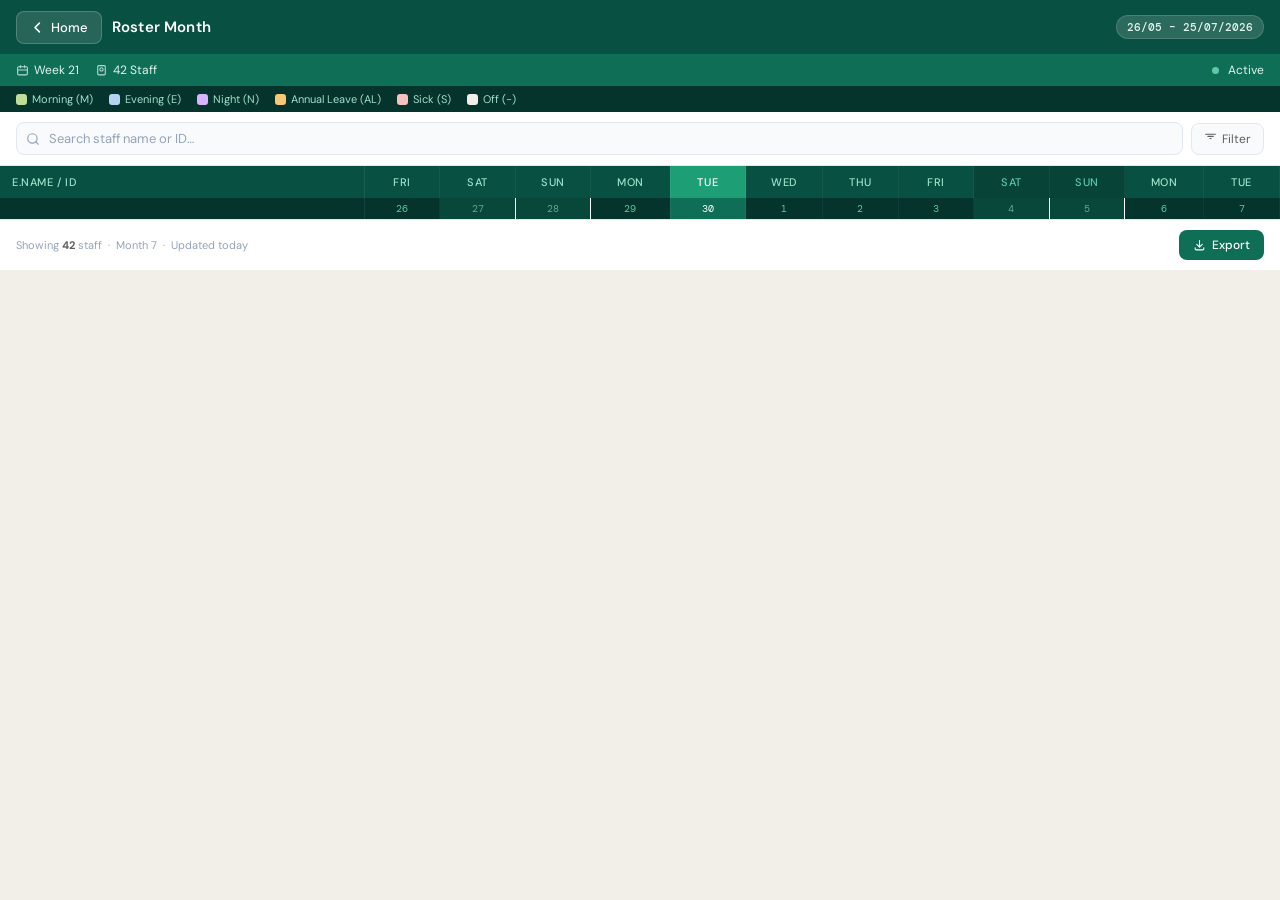
<file: index.html>
<!DOCTYPE html>
<html lang="en">
<head>
<meta charset="UTF-8">
<meta name="viewport" content="width=device-width, initial-scale=1.0, maximum-scale=1.0">
<title>Roster Month</title>
<link href="https://fonts.googleapis.com/css2?family=DM+Sans:wght@400;500;600&family=DM+Mono:wght@400;500&display=swap" rel="stylesheet">
<style>
  *, *::before, *::after { box-sizing: border-box; margin: 0; padding: 0; }

  :root {
    --teal-900: #04342C;
    --teal-800: #085041;
    --teal-700: #0F6E56;
    --teal-500: #1D9E75;
    --teal-300: #5DCAA5;
    --teal-100: #9FE1CB;
    --teal-50:  #E1F5EE;
    --green-100: #C0DD97;
    --green-800: #27500A;
    --blue-100:  #B5D4F4;
    --blue-800:  #0C447C;
    --gray-50:   #F8FAFC;
    --gray-100:  #F1EFE8;
    --gray-200:  #E2E8F0;
    --gray-400:  #94A3B8;
    --gray-600:  #5F5E5A;
    --gray-800:  #1E293B;
    --amber-100: #FAC775;
    --amber-800: #633806;
    --red-100:   #F7C1C1;
    --red-800:   #791F1F;
    --white: #ffffff;
    --font: 'DM Sans', sans-serif;
    --mono: 'DM Mono', monospace;
  }

  html, body {
    font-family: var(--font);
    background: var(--gray-100);
    min-height: 100vh;
    color: var(--gray-800);
    font-size: 14px;
  }

  /* ── TOP NAV ── */
  .topbar {
    background: var(--teal-800);
    padding: 0 16px;
    height: 54px;
    display: flex;
    align-items: center;
    justify-content: space-between;
    position: sticky;
    top: 0;
    z-index: 100;
  }

  .topbar-left { display: flex; align-items: center; gap: 10px; }

  .btn-home {
    display: inline-flex;
    align-items: center;
    gap: 6px;
    background: rgba(255,255,255,0.12);
    color: var(--white);
    border: 1px solid rgba(255,255,255,0.2);
    border-radius: 8px;
    padding: 7px 13px;
    font-size: 13px;
    font-weight: 500;
    font-family: var(--font);
    cursor: pointer;
    transition: background 0.2s;
    text-decoration: none;
  }
  .btn-home:hover { background: rgba(255,255,255,0.22); }
  .btn-home svg { width: 15px; height: 15px; }

  .page-title {
    color: var(--white);
    font-size: 15px;
    font-weight: 600;
    letter-spacing: 0.01em;
  }

  .topbar-right { display: flex; align-items: center; gap: 8px; }

  .badge {
    padding: 4px 10px;
    border-radius: 20px;
    font-size: 11px;
    font-weight: 500;
    font-family: var(--mono);
    background: rgba(255,255,255,0.15);
    color: var(--teal-50);
    border: 1px solid rgba(255,255,255,0.15);
  }

  /* ── SUBBAR ── */
  .subbar {
    background: var(--teal-700);
    padding: 8px 16px;
    display: flex;
    align-items: center;
    justify-content: space-between;
    flex-wrap: wrap;
    gap: 6px;
  }

  .subbar-stats { display: flex; gap: 16px; }

  .stat-item {
    display: flex;
    align-items: center;
    gap: 5px;
    color: var(--teal-50);
    font-size: 12px;
  }
  .stat-item svg { width: 13px; height: 13px; opacity: 0.8; }

  .active-dot {
    width: 7px; height: 7px;
    border-radius: 50%;
    background: var(--teal-300);
    display: inline-block;
    margin-right: 4px;
  }

  /* ── LEGEND ── */
  .legend-bar {
    background: var(--teal-900);
    padding: 6px 16px;
    display: flex;
    align-items: center;
    gap: 16px;
    flex-wrap: wrap;
  }
  .legend-item { display: flex; align-items: center; gap: 5px; font-size: 11px; color: var(--teal-100); }
  .legend-dot { width: 11px; height: 11px; border-radius: 3px; }

  /* ── SEARCH & FILTERS ── */
  .toolbar {
    background: var(--white);
    border-bottom: 1px solid var(--gray-200);
    padding: 10px 16px;
    display: flex;
    align-items: center;
    gap: 8px;
  }

  .search-wrap {
    flex: 1;
    position: relative;
  }
  .search-wrap svg {
    position: absolute;
    left: 10px;
    top: 50%;
    transform: translateY(-50%);
    width: 14px; height: 14px;
    color: var(--gray-400);
    pointer-events: none;
  }
  .search-input {
    width: 100%;
    padding: 7px 10px 7px 32px;
    border: 1px solid var(--gray-200);
    border-radius: 8px;
    font-size: 13px;
    font-family: var(--font);
    color: var(--gray-800);
    background: var(--gray-50);
    outline: none;
    transition: border-color 0.2s;
  }
  .search-input:focus { border-color: var(--teal-500); background: var(--white); }
  .search-input::placeholder { color: var(--gray-400); }

  .filter-btn {
    display: inline-flex;
    align-items: center;
    gap: 5px;
    padding: 7px 12px;
    background: var(--gray-50);
    border: 1px solid var(--gray-200);
    border-radius: 8px;
    font-size: 12px;
    font-family: var(--font);
    color: var(--gray-600);
    cursor: pointer;
    white-space: nowrap;
    transition: border-color 0.2s, color 0.2s;
  }
  .filter-btn:hover { border-color: var(--teal-500); color: var(--teal-700); }
  .filter-btn svg { width: 13px; height: 13px; }

  /* ── TABLE ── */
  .table-container {
    overflow-x: auto;
    -webkit-overflow-scrolling: touch;
    background: var(--white);
  }

  table {
    width: 100%;
    border-collapse: collapse;
    min-width: 600px;
  }

  /* Column widths */
  col.col-no    { width: 30px; }
  col.col-id    { width: 44px; }
  col.col-name  { width: 90px; }
  col.col-day   { width: 34px; }

  thead tr {
    background: var(--teal-800);
  }
  thead th {
    color: var(--teal-100);
    font-size: 11px;
    font-weight: 500;
    text-transform: uppercase;
    letter-spacing: 0.05em;
    padding: 9px 4px;
    text-align: center;
    white-space: nowrap;
    border-right: 1px solid rgba(255,255,255,0.05);
  }
  thead th:first-child { text-align: left; padding-left: 12px; border-right: 1px solid rgba(255,255,255,0.08); }
  thead th.col-today { background: var(--teal-500); color: var(--white); }
  thead th.col-weekend { background: rgba(0,0,0,0.15); color: var(--teal-300); }

  /* Subheader with date numbers */
  .date-row th {
    background: var(--teal-900);
    color: var(--teal-300);
    font-size: 10px;
    font-family: var(--mono);
    padding: 4px 4px;
    font-weight: 400;
    letter-spacing: 0;
    text-transform: none;
  }
  .date-row th.col-today { background: var(--teal-700); color: var(--white); }
  .date-row th.col-weekend { color: var(--teal-100); opacity: 0.6; }

  /* Body rows */
  tbody tr {
    border-bottom: 1px solid var(--gray-100);
    transition: background 0.12s;
  }
  tbody tr:nth-child(even) { background: var(--gray-50); }
  tbody tr:nth-child(odd)  { background: var(--white); }
  tbody tr:hover { background: var(--teal-50); }

  td {
    padding: 6px 4px;
    text-align: center;
    vertical-align: middle;
    border-right: 1px solid var(--gray-100);
    font-size: 12px;
    color: var(--gray-600);
  }
  td:first-child {
    text-align: left;
    padding-left: 12px;
    border-right: 2px solid var(--gray-200);
  }

  .row-no {
    font-size: 10px;
    color: var(--gray-400);
    font-family: var(--mono);
  }
  .row-id {
    font-size: 10px;
    color: var(--gray-400);
    font-family: var(--mono);
  }

  .staff-name {
    font-weight: 600;
    font-size: 12px;
    color: var(--teal-800);
    line-height: 1.2;
  }
  .staff-sub {
    font-size: 10px;
    color: var(--gray-400);
    margin-top: 1px;
  }

  /* Shift badges */
  .shift {
    display: inline-flex;
    align-items: center;
    justify-content: center;
    width: 22px;
    height: 22px;
    border-radius: 5px;
    font-size: 10px;
    font-weight: 600;
    font-family: var(--mono);
    letter-spacing: 0;
  }
  .s-m  { background: var(--green-100); color: var(--green-800); }
  .s-e  { background: var(--blue-100);  color: var(--blue-800); }
  .s-n  { background: #D8B4FE;          color: #4C1D95; }
  .s-off{ background: var(--gray-100);  color: var(--gray-400); }
  .s-al { background: var(--amber-100); color: var(--amber-800); }
  .s-sick{ background: var(--red-100); color: var(--red-800); }

  td.today-col { background: rgba(29,158,117,0.06); }
  td.weekend-col { background: rgba(241,239,232,0.6); }

  /* ── FOOTER ── */
  .footer {
    background: var(--white);
    border-top: 1px solid var(--gray-200);
    padding: 10px 16px;
    display: flex;
    align-items: center;
    justify-content: space-between;
    flex-wrap: wrap;
    gap: 8px;
  }
  .footer-info { font-size: 11px; color: var(--gray-400); }
  .footer-info strong { color: var(--gray-600); }

  .btn-export {
    display: inline-flex;
    align-items: center;
    gap: 6px;
    background: var(--teal-700);
    color: var(--white);
    border: none;
    border-radius: 8px;
    padding: 7px 14px;
    font-size: 12px;
    font-weight: 500;
    font-family: var(--font);
    cursor: pointer;
    transition: background 0.2s;
  }
  .btn-export:hover { background: var(--teal-800); }
  .btn-export svg { width: 13px; height: 13px; }

  /* scrollbar */
  .table-container::-webkit-scrollbar { height: 4px; }
  .table-container::-webkit-scrollbar-track { background: var(--gray-100); }
  .table-container::-webkit-scrollbar-thumb { background: var(--teal-300); border-radius: 2px; }
</style>
</head>
<body>

<!-- TOP NAVIGATION -->
<div class="topbar">
  <div class="topbar-left">
    <a href="#" class="btn-home" onclick="history.back();return false;">
      <svg fill="none" viewBox="0 0 24 24" stroke="currentColor" stroke-width="2.5"><path stroke-linecap="round" stroke-linejoin="round" d="M15 19l-7-7 7-7"/></svg>
      Home
    </a>
    <span class="page-title">Roster Month</span>
  </div>
  <div class="topbar-right">
    <span class="badge">26/05 – 25/07/2026</span>
  </div>
</div>

<!-- SUBBAR -->
<div class="subbar">
  <div class="subbar-stats">
    <span class="stat-item">
      <svg fill="none" viewBox="0 0 24 24" stroke="currentColor" stroke-width="2"><path stroke-linecap="round" stroke-linejoin="round" d="M17 20H5a2 2 0 01-2-2V7a2 2 0 012-2h14a2 2 0 012 2v11a2 2 0 01-2 2z"/><path stroke-linecap="round" stroke-linejoin="round" d="M16 3v4M8 3v4M3 11h18"/></svg>
      Week 21
    </span>
    <span class="stat-item">
      <svg fill="none" viewBox="0 0 24 24" stroke="currentColor" stroke-width="2"><path stroke-linecap="round" stroke-linejoin="round" d="M17 20H7a2 2 0 01-2-2V5a2 2 0 012-2h10a2 2 0 012 2v13a2 2 0 01-2 2z"/><circle cx="12" cy="10" r="3"/></svg>
      42 Staff
    </span>
  </div>
  <span class="stat-item"><span class="active-dot"></span>Active</span>
</div>

<!-- LEGEND -->
<div class="legend-bar">
  <span class="legend-item"><span class="legend-dot" style="background:var(--green-100)"></span>Morning (M)</span>
  <span class="legend-item"><span class="legend-dot" style="background:var(--blue-100)"></span>Evening (E)</span>
  <span class="legend-item"><span class="legend-dot" style="background:#D8B4FE"></span>Night (N)</span>
  <span class="legend-item"><span class="legend-dot" style="background:var(--amber-100)"></span>Annual Leave (AL)</span>
  <span class="legend-item"><span class="legend-dot" style="background:var(--red-100)"></span>Sick (S)</span>
  <span class="legend-item"><span class="legend-dot" style="background:var(--gray-100)"></span>Off (-)</span>
</div>

<!-- SEARCH & FILTER TOOLBAR -->
<div class="toolbar">
  <div class="search-wrap">
    <svg fill="none" viewBox="0 0 24 24" stroke="currentColor" stroke-width="2"><circle cx="11" cy="11" r="8"/><path stroke-linecap="round" stroke-linejoin="round" d="M21 21l-4.35-4.35"/></svg>
    <input class="search-input" type="search" placeholder="Search staff name or ID…" id="searchInput" oninput="filterRows()">
  </div>
  <button class="filter-btn">
    <svg fill="none" viewBox="0 0 24 24" stroke="currentColor" stroke-width="2"><path stroke-linecap="round" stroke-linejoin="round" d="M3 4h18M7 8h10M11 12h2"/></svg>
    Filter
  </button>
</div>

<!-- ROSTER TABLE -->
<div class="table-container">
<table id="rosterTable">
  <colgroup>
    <col class="col-no">
    <col class="col-id">
    <col class="col-name">
    <!-- Fri-Mon (26-30 May) -->
    <col class="col-day"><col class="col-day"><col class="col-day"><col class="col-day"><col class="col-day">
    <!-- Tue-Sun (1-7 Jun) -->
    <col class="col-day"><col class="col-day"><col class="col-day"><col class="col-day"><col class="col-day"><col class="col-day"><col class="col-day">
  </colgroup>
  <thead>
    <tr>
      <th colspan="3" style="text-align:left;padding-left:12px;">E.Name / ID</th>
      <th>Fri</th><th>Sat</th><th>Sun</th><th>Mon</th><th class="col-today">Tue</th>
      <th>Wed</th><th>Thu</th><th>Fri</th><th class="col-weekend">Sat</th><th class="col-weekend">Sun</th><th>Mon</th><th>Tue</th>
    </tr>
    <tr class="date-row">
      <th colspan="3"></th>
      <th>26</th><th class="col-weekend">27</th><th class="col-weekend">28</th><th>29</th><th class="col-today">30</th>
      <th>1</th><th>2</th><th>3</th><th class="col-weekend">4</th><th class="col-weekend">5</th><th>6</th><th>7</th>
    </tr>
  </thead>
  <tbody id="rosterBody">
  </tbody>
</table>
</div>

<!-- FOOTER -->
<div class="footer">
  <span class="footer-info">Showing <strong id="rowCount">42</strong> staff &nbsp;·&nbsp; Month 7 &nbsp;·&nbsp; Updated today</span>
  <button class="btn-export">
    <svg fill="none" viewBox="0 0 24 24" stroke="currentColor" stroke-width="2"><path stroke-linecap="round" stroke-linejoin="round" d="M4 16v2a2 2 0 002 2h12a2 2 0 002-2v-2M7 10l5 5 5-5M12 15V3"/></svg>
    Export
  </button>
</div>

</script>
</body>
</html>
</file>
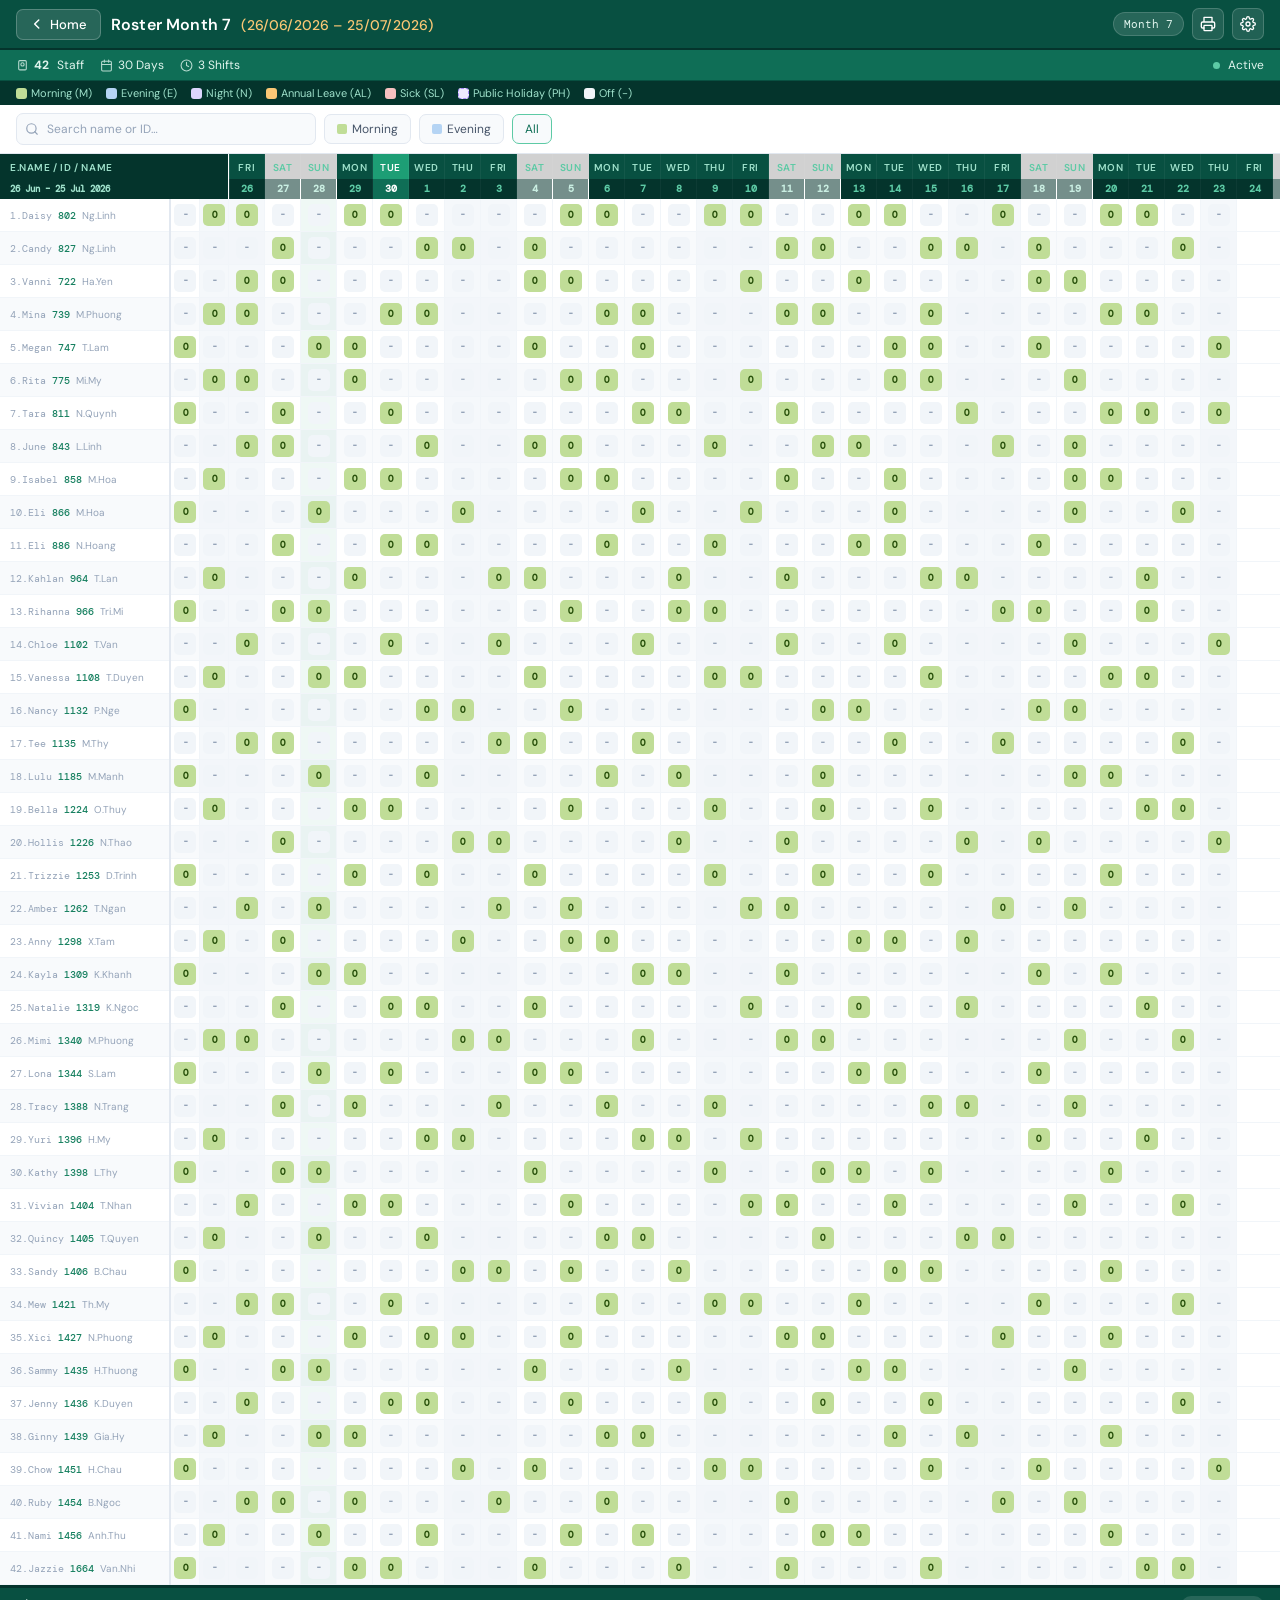
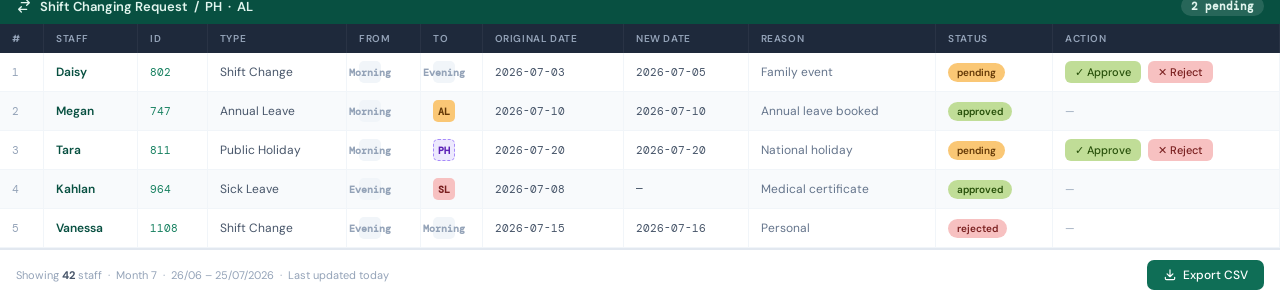
<file: index1.html>
<!DOCTYPE html>
<html lang="en">
<head>
<meta charset="UTF-8">
<meta name="viewport" content="width=device-width, initial-scale=1.0">
<title>Roster Month 7</title>
<link href="https://fonts.googleapis.com/css2?family=DM+Sans:wght@400;500;600&family=DM+Mono:wght@400;500&display=swap" rel="stylesheet">
<style>
*, *::before, *::after { box-sizing: border-box; margin: 0; padding: 0; }
:root {
  --teal-900: #04342C;
  --teal-800: #085041;
  --teal-700: #0F6E56;
  --teal-600: #178060;
  --teal-500: #1D9E75;
  --teal-300: #5DCAA5;
  --teal-100: #9FE1CB;
  --teal-50:  #E1F5EE;
  --green-200: #C0DD97;
  --green-800: #27500A;
  --blue-100:  #B5D4F4;
  --blue-800:  #0C447C;
  --amber-100: #FAC775;
  --amber-800: #633806;
  --red-100:   #F7C1C1;
  --red-800:   #791F1F;
  --purple-100:#E9D5FF;
  --purple-800:#4C1D95;
  --gray-50:   #F8FAFC;
  --gray-100:  #F1F5F9;
  --gray-200:  #E2E8F0;
  --gray-300:  #CBD5E1;
  --gray-400:  #94A3B8;
  --gray-500:  #64748B;
  --gray-600:  #475569;
  --gray-800:  #1E293B;
  --white: #ffffff;
  --font: 'DM Sans', sans-serif;
  --mono: 'DM Mono', monospace;
}

html, body {
  font-family: var(--font);
  background: #e8f4f0;
  min-height: 100vh;
  color: var(--gray-800);
}

/* ── TOPBAR ── */
.topbar {
  background: var(--teal-800);
  height: 50px;
  display: flex;
  align-items: center;
  justify-content: space-between;
  padding: 0 16px;
  position: sticky;
  top: 0;
  z-index: 200;
  border-bottom: 2px solid var(--teal-900);
}

.btn-home {
  display: inline-flex;
  align-items: center;
  gap: 6px;
  background: rgba(255,255,255,0.13);
  color: #fff;
  border: 1px solid rgba(255,255,255,0.22);
  border-radius: 7px;
  padding: 6px 13px;
  font-size: 13px;
  font-weight: 500;
  font-family: var(--font);
  cursor: pointer;
  text-decoration: none;
  transition: background .18s;
}
.btn-home:hover { background: rgba(255,255,255,0.24); }
.btn-home svg { width: 14px; height: 14px; flex-shrink: 0; }

.topbar-title {
  color: #fff;
  font-size: 16px;
  font-weight: 600;
  letter-spacing: .01em;
}
.topbar-title span {
  color: #FAC775;
  font-weight: 500;
  font-size: 14px;
  margin-left: 6px;
}

.topbar-right { display: flex; align-items: center; gap: 8px; }

.badge {
  font-family: var(--mono);
  font-size: 11px;
  padding: 4px 10px;
  border-radius: 20px;
  background: rgba(255,255,255,0.13);
  color: var(--teal-50);
  border: 1px solid rgba(255,255,255,0.15);
  white-space: nowrap;
}

.icon-btn {
  display: inline-flex;
  align-items: center;
  justify-content: center;
  width: 32px; height: 32px;
  border-radius: 7px;
  background: rgba(255,255,255,0.1);
  border: 1px solid rgba(255,255,255,0.18);
  color: #fff;
  cursor: pointer;
  transition: background .15s;
}
.icon-btn:hover { background: rgba(255,255,255,0.22); }
.icon-btn svg { width: 16px; height: 16px; }

/* ── SUBBAR ── */
.subbar {
  background: var(--teal-700);
  padding: 7px 16px;
  display: flex;
  align-items: center;
  justify-content: space-between;
  gap: 8px;
  flex-wrap: wrap;
  border-bottom: 1px solid var(--teal-800);
}
.subbar-left { display: flex; align-items: center; gap: 16px; }
.stat {
  display: flex; align-items: center; gap: 5px;
  font-size: 12px; color: var(--teal-50);
}
.stat svg { width: 13px; height: 13px; opacity: .8; }
.pulse { width: 7px; height: 7px; border-radius: 50%; background: #5DCAA5; display: inline-block; }

/* ── SEARCH TOOLBAR ── */
.toolbar {
  background: var(--white);
  border-bottom: 1px solid var(--gray-200);
  padding: 8px 16px;
  display: flex;
  align-items: center;
  gap: 8px;
  position: sticky;
  top: 50px;
  z-index: 100;
}
.search-wrap { flex: 1; position: relative; max-width: 300px; }
.search-wrap svg { position:absolute; left:9px; top:50%; transform:translateY(-50%); width:14px; height:14px; color:var(--gray-400); pointer-events:none; }
.search-input {
  width: 100%; padding: 7px 10px 7px 30px;
  border: 1px solid var(--gray-200); border-radius: 7px;
  font-size: 12px; font-family: var(--font); color: var(--gray-800);
  background: var(--gray-50); outline: none; transition: border-color .2s;
}
.search-input:focus { border-color: var(--teal-500); background: var(--white); }
.search-input::placeholder { color: var(--gray-400); }

.tb-btn {
  display: inline-flex; align-items: center; gap: 5px;
  padding: 6px 12px; background: var(--gray-50);
  border: 1px solid var(--gray-200); border-radius: 7px;
  font-size: 12px; font-family: var(--font); color: var(--gray-600);
  cursor: pointer; white-space: nowrap; transition: border-color .15s, color .15s;
}
.tb-btn:hover { border-color: var(--teal-500); color: var(--teal-700); }
.tb-btn svg { width: 13px; height: 13px; }
.tb-btn.active { background: var(--teal-50); border-color: var(--teal-300); color: var(--teal-700); }

/* ── LEGEND ── */
.legend-bar {
  background: var(--teal-900);
  padding: 5px 16px;
  display: flex; align-items: center; gap: 14px; flex-wrap: wrap;
}
.leg { display: flex; align-items: center; gap: 4px; font-size: 11px; color: var(--teal-100); }
.leg-dot { width: 11px; height: 11px; border-radius: 3px; }

/* ── MAIN TABLE ── */
.table-outer {
  overflow-x: auto;
  -webkit-overflow-scrolling: touch;
  background: var(--white);
}
.table-outer::-webkit-scrollbar { height: 5px; }
.table-outer::-webkit-scrollbar-track { background: var(--gray-100); }
.table-outer::-webkit-scrollbar-thumb { background: var(--teal-300); border-radius: 3px; }

table.roster {
  border-collapse: collapse;
  width: max-content;
  min-width: 100%;
}

/* Fixed left columns */
.col-no   { width: 28px; min-width: 28px; }
.col-id   { width: 46px; min-width: 46px; }
.col-name { width: 96px; min-width: 96px; }
.col-day  { width: 36px; min-width: 36px; }

thead tr.hdr-days th {
  background: var(--teal-800);
  color: var(--teal-100);
  font-size: 10px;
  font-weight: 600;
  text-transform: uppercase;
  letter-spacing: .06em;
  padding: 7px 4px 5px;
  text-align: center;
  border-right: 1px solid rgba(255,255,255,0.05);
  white-space: nowrap;
}
thead tr.hdr-days th.fix-head {
  text-align: left;
  padding-left: 10px;
  background: var(--teal-900);
  border-right: 2px solid rgba(255,255,255,0.1);
  position: sticky;
  left: 0;
  z-index: 10;
}
thead tr.hdr-days th.weekend { background: rgba(0,0,0,0.18); color: var(--teal-300); }
thead tr.hdr-days th.ph      { background: #7C3AED; color: #EDE9FE; }
thead tr.hdr-days th.today   { background: var(--teal-500); color: #fff; }

thead tr.hdr-dates th {
  background: var(--teal-900);
  color: var(--teal-300);
  font-size: 10px;
  font-family: var(--mono);
  padding: 3px 4px 4px;
  text-align: center;
  border-right: 1px solid rgba(255,255,255,0.04);
}
thead tr.hdr-dates th.fix-head {
  text-align: left;
  padding-left: 10px;
  color: var(--teal-100);
  font-size: 9px;
  position: sticky;
  left: 0;
  z-index: 10;
  border-right: 2px solid rgba(255,255,255,0.1);
}
thead tr.hdr-dates th.weekend { color: var(--teal-100); opacity: .55; }
thead tr.hdr-dates th.ph      { color: #DDD6FE; }
thead tr.hdr-dates th.today   { background: var(--teal-700); color: #fff; }

/* Body */
tbody tr { border-bottom: 1px solid var(--gray-100); transition: background .1s; }
tbody tr:nth-child(odd)  { background: var(--white); }
tbody tr:nth-child(even) { background: var(--gray-50); }
tbody tr:hover { background: var(--teal-50); }

td {
  padding: 5px 3px;
  text-align: center;
  vertical-align: middle;
  border-right: 1px solid var(--gray-100);
  font-size: 11px;
  color: var(--gray-500);
}
td.fix-col {
  text-align: left;
  padding-left: 10px;
  background: inherit;
  border-right: 2px solid var(--gray-200);
  position: sticky;
  left: 0;
  z-index: 5;
  white-space: nowrap;
}
tbody tr:hover td.fix-col { background: var(--teal-50); }
tbody tr:nth-child(even) td.fix-col { background: var(--gray-50); }
tbody tr:hover td.fix-col { background: var(--teal-50); }

td.weekend { background: rgba(241,245,249,0.7); }
td.today   { background: rgba(29,158,117,0.07); }
td.ph-col  { background: rgba(124,58,237,0.05); }

.row-no { font-size: 10px; color: var(--gray-400); font-family: var(--mono); }
.row-id { font-size: 10px; color: var(--teal-600); font-family: var(--mono); font-weight: 500; }
.sname  { font-size: 12px; font-weight: 600; color: var(--teal-800); line-height: 1.2; }
.ssub   { font-size: 10px; color: var(--gray-400); margin-top: 1px; }

/* Shift badges */
.sh {
  display: inline-flex; align-items: center; justify-content: center;
  width: 22px; height: 22px;
  border-radius: 5px;
  font-size: 9px; font-weight: 700; font-family: var(--mono);
  letter-spacing: 0;
}
.sh-m  { background: var(--green-200); color: var(--green-800); }
.sh-e  { background: var(--blue-100);  color: var(--blue-800); }
.sh-n  { background: #DDD6FE;          color: #4C1D95; }
.sh-al { background: var(--amber-100); color: var(--amber-800); }
.sh-sl { background: var(--red-100);   color: var(--red-800); }
.sh-ph { background: #EDE9FE;          color: #5B21B6; border: 1px dashed #A78BFA; }
.sh-off{ background: var(--gray-100);  color: var(--gray-400); }

/* ── SHIFT REQUEST SECTION ── */
.section-divider {
  background: var(--teal-800);
  padding: 8px 16px;
  display: flex; align-items: center; gap: 8px;
  color: var(--teal-50);
  font-size: 13px; font-weight: 600;
  border-top: 3px solid var(--teal-900);
}
.section-divider svg { width: 16px; height: 16px; }

.request-table-outer {
  overflow-x: auto;
  background: var(--white);
  border-bottom: 1px solid var(--gray-200);
}

table.req-table {
  border-collapse: collapse;
  width: 100%;
  min-width: 700px;
}
table.req-table thead th {
  background: #1e293b;
  color: #94A3B8;
  font-size: 10px;
  font-weight: 600;
  text-transform: uppercase;
  letter-spacing: .06em;
  padding: 8px 12px;
  text-align: left;
  border-right: 1px solid rgba(255,255,255,0.05);
}
table.req-table tbody tr { border-bottom: 1px solid var(--gray-100); }
table.req-table tbody tr:nth-child(even) { background: var(--gray-50); }
table.req-table tbody tr:hover { background: var(--teal-50); }
table.req-table td {
  padding: 8px 12px;
  font-size: 12px;
  color: var(--gray-600);
  border-right: 1px solid var(--gray-100);
  text-align: left;
}

.status-pill {
  display: inline-block;
  padding: 3px 9px;
  border-radius: 20px;
  font-size: 10px;
  font-weight: 600;
}
.pill-pending { background: var(--amber-100); color: var(--amber-800); }
.pill-approved{ background: var(--green-200); color: var(--green-800); }
.pill-rejected{ background: var(--red-100);   color: var(--red-800); }

.action-btn {
  display: inline-flex; align-items: center; gap: 4px;
  padding: 4px 10px; border-radius: 6px;
  font-size: 11px; font-family: var(--font);
  font-weight: 500; cursor: pointer; border: none;
  transition: opacity .15s;
}
.action-btn:hover { opacity: .8; }
.btn-approve { background: var(--green-200); color: var(--green-800); }
.btn-reject  { background: var(--red-100);   color: var(--red-800); }

/* ── FOOTER ── */
.footer {
  background: var(--white);
  border-top: 1px solid var(--gray-200);
  padding: 10px 16px;
  display: flex; align-items: center; justify-content: space-between;
  flex-wrap: wrap; gap: 8px;
}
.footer-info { font-size: 11px; color: var(--gray-400); }
.footer-info b { color: var(--gray-600); }

.btn-export {
  display: inline-flex; align-items: center; gap: 6px;
  padding: 7px 16px; background: var(--teal-700);
  color: #fff; border: none; border-radius: 7px;
  font-size: 12px; font-weight: 500; font-family: var(--font);
  cursor: pointer; transition: background .18s;
}
.btn-export:hover { background: var(--teal-800); }
.btn-export svg { width: 14px; height: 14px; }
</style>
</head>
<body>

<!-- ── TOPBAR ── -->
<div class="topbar">
  <div style="display:flex;align-items:center;gap:10px;">
    <a href="#" class="btn-home" onclick="history.back();return false;">
      <svg fill="none" viewBox="0 0 24 24" stroke="currentColor" stroke-width="2.5"><path stroke-linecap="round" stroke-linejoin="round" d="M15 19l-7-7 7-7"/></svg>
      Home
    </a>
    <span class="topbar-title">
      Roster Month 7
      <span>(26/06/2026 – 25/07/2026)</span>
    </span>
  </div>
  <div class="topbar-right">
    <span class="badge" id="monthBadge">Month 7</span>
    <button class="icon-btn" title="Print" onclick="window.print()">
      <svg fill="none" viewBox="0 0 24 24" stroke="currentColor" stroke-width="2"><path stroke-linecap="round" stroke-linejoin="round" d="M6 9V2h12v7M6 18H4a2 2 0 01-2-2v-5a2 2 0 012-2h16a2 2 0 012 2v5a2 2 0 01-2 2h-2"/><rect x="6" y="14" width="12" height="8" rx="1"/></svg>
    </button>
    <button class="icon-btn" title="Settings">
      <svg fill="none" viewBox="0 0 24 24" stroke="currentColor" stroke-width="2"><circle cx="12" cy="12" r="3"/><path stroke-linecap="round" stroke-linejoin="round" d="M19.4 15a1.65 1.65 0 00.33 1.82l.06.06a2 2 0 010 2.83 2 2 0 01-2.83 0l-.06-.06a1.65 1.65 0 00-1.82-.33 1.65 1.65 0 00-1 1.51V21a2 2 0 01-2 2 2 2 0 01-2-2v-.09A1.65 1.65 0 009 19.4a1.65 1.65 0 00-1.82.33l-.06.06a2 2 0 01-2.83 0 2 2 0 010-2.83l.06-.06A1.65 1.65 0 004.68 15a1.65 1.65 0 00-1.51-1H3a2 2 0 01-2-2 2 2 0 012-2h.09A1.65 1.65 0 004.6 9a1.65 1.65 0 00-.33-1.82l-.06-.06a2 2 0 010-2.83 2 2 0 012.83 0l.06.06A1.65 1.65 0 009 4.68a1.65 1.65 0 001-1.51V3a2 2 0 012-2 2 2 0 012 2v.09a1.65 1.65 0 001 1.51 1.65 1.65 0 001.82-.33l.06-.06a2 2 0 012.83 0 2 2 0 010 2.83l-.06.06A1.65 1.65 0 0019.4 9a1.65 1.65 0 001.51 1H21a2 2 0 012 2 2 2 0 01-2 2h-.09a1.65 1.65 0 00-1.51 1z"/></svg>
    </button>
  </div>
</div>

<!-- ── SUBBAR ── -->
<div class="subbar">
  <div class="subbar-left">
    <span class="stat">
      <svg fill="none" viewBox="0 0 24 24" stroke="currentColor" stroke-width="2"><path stroke-linecap="round" stroke-linejoin="round" d="M17 20H7a2 2 0 01-2-2V5a2 2 0 012-2h10a2 2 0 012 2v13a2 2 0 01-2 2z"/><circle cx="12" cy="10" r="3"/></svg>
      <b id="staffCount">42</b>&nbsp;Staff
    </span>
    <span class="stat">
      <svg fill="none" viewBox="0 0 24 24" stroke="currentColor" stroke-width="2"><rect x="3" y="4" width="18" height="18" rx="2"/><path stroke-linecap="round" stroke-linejoin="round" d="M16 2v4M8 2v4M3 10h18"/></svg>
      30&nbsp;Days
    </span>
    <span class="stat">
      <svg fill="none" viewBox="0 0 24 24" stroke="currentColor" stroke-width="2"><circle cx="12" cy="12" r="10"/><path stroke-linecap="round" stroke-linejoin="round" d="M12 6v6l4 2"/></svg>
      3&nbsp;Shifts
    </span>
  </div>
  <span class="stat"><span class="pulse"></span>&nbsp;Active</span>
</div>

<!-- ── LEGEND ── -->
<div class="legend-bar">
  <span class="leg"><span class="leg-dot" style="background:#C0DD97"></span>Morning (M)</span>
  <span class="leg"><span class="leg-dot" style="background:#B5D4F4"></span>Evening (E)</span>
  <span class="leg"><span class="leg-dot" style="background:#DDD6FE"></span>Night (N)</span>
  <span class="leg"><span class="leg-dot" style="background:#FAC775"></span>Annual Leave (AL)</span>
  <span class="leg"><span class="leg-dot" style="background:#F7C1C1"></span>Sick (SL)</span>
  <span class="leg"><span class="leg-dot" style="background:#EDE9FE;border:1px dashed #A78BFA"></span>Public Holiday (PH)</span>
  <span class="leg"><span class="leg-dot" style="background:#F1F5F9"></span>Off (-)</span>
</div>

<!-- ── SEARCH TOOLBAR ── -->
<div class="toolbar">
  <div class="search-wrap">
    <svg fill="none" viewBox="0 0 24 24" stroke="currentColor" stroke-width="2"><circle cx="11" cy="11" r="8"/><path stroke-linecap="round" stroke-linejoin="round" d="M21 21l-4.35-4.35"/></svg>
    <input class="search-input" type="search" placeholder="Search name or ID…" id="searchInput" oninput="filterRows()">
  </div>
  <button class="tb-btn" onclick="filterShift('M')" id="btn-M">
    <span style="width:10px;height:10px;border-radius:2px;background:#C0DD97;display:inline-block"></span> Morning
  </button>
  <button class="tb-btn" onclick="filterShift('E')" id="btn-E">
    <span style="width:10px;height:10px;border-radius:2px;background:#B5D4F4;display:inline-block"></span> Evening
  </button>
  <button class="tb-btn" onclick="filterShift('')" id="btn-all" style="color:var(--teal-700);border-color:var(--teal-300);">
    All
  </button>
</div>

<!-- ── ROSTER TABLE ── -->
<div class="table-outer" id="tableOuter">
  <table class="roster" id="rosterTable">
    <thead>
      <tr class="hdr-days" id="hdrDays"></tr>
      <tr class="hdr-dates" id="hdrDates"></tr>
    </thead>
    <tbody id="rosterBody"></tbody>
  </table>
</div>

<!-- ── SHIFT REQUEST SECTION ── -->
<div class="section-divider">
  <svg fill="none" viewBox="0 0 24 24" stroke="currentColor" stroke-width="2"><path stroke-linecap="round" stroke-linejoin="round" d="M8 7h12m0 0l-4-4m4 4l-4 4m0 6H4m0 0l4 4m-4-4l4-4"/></svg>
  Shift Changing Request &nbsp;/&nbsp; PH &nbsp;·&nbsp; AL
  <span style="margin-left:auto;background:rgba(255,255,255,0.13);color:var(--teal-50);font-size:11px;padding:3px 10px;border-radius:20px;font-family:var(--mono)" id="reqCount">3 pending</span>
</div>

<div class="request-table-outer">
  <table class="req-table">
    <thead>
      <tr>
        <th>#</th>
        <th>Staff</th>
        <th>ID</th>
        <th>Type</th>
        <th>From</th>
        <th>To</th>
        <th>Original Date</th>
        <th>New Date</th>
        <th>Reason</th>
        <th>Status</th>
        <th>Action</th>
      </tr>
    </thead>
    <tbody id="reqBody"></tbody>
  </table>
</div>

<!-- ── FOOTER ── -->
<div class="footer">
  <span class="footer-info">Showing <b id="rowCount">42</b> staff &nbsp;·&nbsp; Month 7 &nbsp;·&nbsp; 26/06 – 25/07/2026 &nbsp;·&nbsp; Last updated today</span>
  <button class="btn-export" onclick="exportCSV()">
    <svg fill="none" viewBox="0 0 24 24" stroke="currentColor" stroke-width="2"><path stroke-linecap="round" stroke-linejoin="round" d="M4 16v2a2 2 0 002 2h12a2 2 0 002-2v-2M7 10l5 5 5-5M12 15V3"/></svg>
    Export CSV
  </button>
</div>

<script>
// ── DATA ──────────────────────────────────────────
// Days: 26 Jun(Fri) – 25 Jul(Sat) = 30 days
const DAYS_INFO = [
  // {date, dayLabel, type: 'normal'|'weekend'|'ph'|'today'}
  {d:'26',day:'Fri',type:'normal'}, {d:'27',day:'Sat',type:'weekend'}, {d:'28',day:'Sun',type:'weekend'},
  {d:'29',day:'Mon',type:'normal'}, {d:'30',day:'Tue',type:'normal'},
  // July
  {d:'1', day:'Wed',type:'normal'}, {d:'2', day:'Thu',type:'normal'}, {d:'3', day:'Fri',type:'normal'},
  {d:'4', day:'Sat',type:'weekend'},{d:'5', day:'Sun',type:'weekend'},
  {d:'6', day:'Mon',type:'normal'}, {d:'7', day:'Tue',type:'normal'}, {d:'8', day:'Wed',type:'normal'},
  {d:'9', day:'Thu',type:'normal'}, {d:'10',day:'Fri',type:'normal'},
  {d:'11',day:'Sat',type:'weekend'},{d:'12',day:'Sun',type:'weekend'},
  {d:'13',day:'Mon',type:'normal'}, {d:'14',day:'Tue',type:'normal'}, {d:'15',day:'Wed',type:'normal'},
  {d:'16',day:'Thu',type:'normal'}, {d:'17',day:'Fri',type:'normal'},
  {d:'18',day:'Sat',type:'weekend'},{d:'19',day:'Sun',type:'weekend'},
  {d:'20',day:'Mon',type:'normal'}, {d:'21',day:'Tue',type:'normal'}, {d:'22',day:'Wed',type:'normal'},
  {d:'23',day:'Thu',type:'normal'}, {d:'24',day:'Fri',type:'normal'},
  {d:'25',day:'Sat',type:'weekend'},
];
// Mark today (30 Jun = index 4)
DAYS_INFO[4].type = 'today';

const STAFF = [
  {no:1,  id:802,  name:"Daisy",   sub:"Ng.Linh",  shifts:["","O","O","","","O","O","","","","","O","O","","","O","O","","","O","O","","","O","","","O","O","",""]},
  {no:2,  id:827,  name:"Candy",   sub:"Ng.Linh",  shifts:["","","","O","","","","O","O","","O","","","","","","","O","O","","","O","O","","O","","","","O",""]},
  {no:3,  id:722,  name:"Vanni",   sub:"Ha.Yen",   shifts:["","","O","O","","","","","","","O","O","","","","","O","","","O","","","","","O","O","","","",""]},
  {no:4,  id:739,  name:"Mina",    sub:"M.Phuong", shifts:["","O","O","","","","O","O","","","","","O","O","","","","O","O","","","O","","","","","O","O","",""]},
  {no:5,  id:747,  name:"Megan",   sub:"T.Lam",    shifts:["O","","","","O","O","","","","","O","","","O","","","","","","","O","O","","","O","","","","","O"]},
  {no:6,  id:775,  name:"Rita",    sub:"Mi.My",    shifts:["","O","O","","","O","","","","","","O","O","","","","O","","","","O","O","","","","O","","","",""]},
  {no:7,  id:811,  name:"Tara",    sub:"N.Quynh",  shifts:["O","","","O","","","O","","","","","","","O","O","","","O","","","","","O","","","","O","O","","O"]},
  {no:8,  id:843,  name:"June",    sub:"L.Linh",   shifts:["","","O","O","","","","O","","","O","O","","","","O","","","O","O","","","","O","","O","","","",""]},
  {no:9,  id:858,  name:"Isabel",  sub:"M.Hoa",    shifts:["","O","","","","O","O","","","","","O","O","","","","","O","","","O","","","","","O","O","","",""]},
  {no:10, id:866,  name:"Eli",     sub:"M.Hoa",    shifts:["O","","","","O","","","","O","","","","","O","","","O","","","","O","","","","","O","","","O",""]},
  {no:11, id:886,  name:"Eli",     sub:"N.Hoang",  shifts:["","","","O","","","O","O","","","","","O","","","O","","","","O","O","","","","O","","","","",""]},
  {no:12, id:964,  name:"Kahlan",  sub:"T.Lan",    shifts:["","O","","","","O","","","","O","O","","","","O","","","O","","","","O","O","","","","","O","",""]},
  {no:13, id:966,  name:"Rihanna", sub:"Tri.Mi",   shifts:["O","","","O","O","","","","","","","O","","","O","O","","","","","","","","O","O","","","O","",""]},
  {no:14, id:1102, name:"Chloe",   sub:"T.Van",    shifts:["","","O","","","","O","","","O","","","","O","","","","O","","","O","","","","","O","","","","O"]},
  {no:15, id:1108, name:"Vanessa", sub:"T.Duyen",  shifts:["","O","","","O","O","","","","","O","","","","","O","O","","","","","O","","","","","O","O","",""]},
  {no:16, id:1132, name:"Nancy",   sub:"P.Nge",    shifts:["O","","","","","","","O","O","","","O","","","","","","","O","O","","","","","O","O","","","",""]},
  {no:17, id:1135, name:"Tee",     sub:"M.Thy",    shifts:["","","O","O","","","","","","O","O","","","O","","","","","","","O","","","O","","","","","O",""]},
  {no:18, id:1185, name:"Lulu",    sub:"M.Manh",   shifts:["O","","","","O","","","O","","","","","O","","O","","","","O","","","","","","","O","O","","",""]},
  {no:19, id:1224, name:"Bella",   sub:"O.Thuy",   shifts:["","O","","","","O","O","","","","","O","","","","O","","","O","","","O","","","","","","O","O",""]},
  {no:20, id:1226, name:"Hollis",  sub:"N.Thao",   shifts:["","","","O","","","","","O","O","","","","","O","","","O","","","","","O","","O","","","","","O"]},
  {no:21, id:1253, name:"Trizzie", sub:"D.Trinh",  shifts:["O","","","","","O","","O","","","O","","","","","O","","","O","","","O","","","","","O","","",""]},
  {no:22, id:1262, name:"Amber",   sub:"T.Ngan",   shifts:["","","O","","O","","","","","O","","O","","","","","O","O","","","","","","O","","O","","","",""]},
  {no:23, id:1298, name:"Anny",    sub:"X.Tam",    shifts:["","O","","O","","","","","O","","","O","O","","","","","","","O","O","","O","","","","","","",""]},
  {no:24, id:1309, name:"Kayla",   sub:"K.Khanh",  shifts:["O","","","","O","O","","","","","","","","O","O","","","O","","","","","","","O","","O","","",""]},
  {no:25, id:1319, name:"Natalie", sub:"K.Ngoc",   shifts:["","","","O","","","O","O","","","O","","","","","","O","","","O","","","O","","","","","O","",""]},
  {no:26, id:1340, name:"Mimi",    sub:"M.Phuong", shifts:["","O","O","","","","","","O","O","","","","O","","","","O","O","","","","","","","O","","","O",""]},
  {no:27, id:1344, name:"Lona",    sub:"S.Lam",    shifts:["O","","","","O","","O","","","","O","O","","","","","","","","O","O","","","","O","","","","",""]},
  {no:28, id:1388, name:"Tracy",   sub:"N.Trang",  shifts:["","","","O","","O","","","","O","","","O","","","O","","","","","","O","O","","","O","","","",""]},
  {no:29, id:1396, name:"Yuri",    sub:"H.My",     shifts:["","O","","","","","","O","O","","","","","O","O","","O","","","","","","","","O","","","O","",""]},
  {no:30, id:1398, name:"Kathy",   sub:"L.Thy",    shifts:["O","","","O","O","","","","","","O","","","","","O","","","O","O","","O","","","","","O","","",""]},
  {no:31, id:1404, name:"Vivian",  sub:"T.Nhan",   shifts:["","","O","","","O","O","","","","","O","","","","","O","O","","","O","","","","","O","","","O",""]},
  {no:32, id:1405, name:"Quincy",  sub:"T.Quyen",  shifts:["","O","","","O","","","O","","","","","O","O","","","","","O","","","","O","O","","","","","",""]},
  {no:33, id:1406, name:"Sandy",   sub:"B.Chau",   shifts:["O","","","","","","","","O","O","","O","","","O","","","","","","O","O","","","","","O","","",""]},
  {no:34, id:1421, name:"Mew",     sub:"Th.My",    shifts:["","","O","O","","","O","","","","","","O","","","O","O","","","O","","","","","O","","","","O",""]},
  {no:35, id:1427, name:"Xici",    sub:"N.Phuong", shifts:["","O","","","","O","","O","O","","","O","","","","","","O","O","","","","","O","","","O","","",""]},
  {no:36, id:1435, name:"Sammy",   sub:"H.Thuong", shifts:["O","","","O","O","","","","","","O","","","","O","","","","","O","O","","","","","O","","","",""]},
  {no:37, id:1436, name:"Jenny",   sub:"K.Duyen",  shifts:["","","O","","","","O","O","","","","O","","","","O","","","O","","","O","","","","","","","O",""]},
  {no:38, id:1439, name:"Ginny",   sub:"Gia.Hy",   shifts:["","O","","","O","O","","","","","","","O","O","","","","","","","O","","O","","","","O","","",""]},
  {no:39, id:1451, name:"Chow",    sub:"H.Chau",   shifts:["O","","","","","","","","O","","O","","","","","O","O","","","","","O","","","O","","","","","O"]},
  {no:40, id:1454, name:"Ruby",    sub:"B.Ngoc",   shifts:["","","O","O","","O","","","","O","","","O","","","","","O","","","","","","O","","O","","","",""]},
  {no:41, id:1456, name:"Nami",    sub:"Anh.Thu",  shifts:["","O","","","O","","","O","","","","O","","O","","","","","O","O","","","","","","","O","","",""]},
  {no:42, id:1664, name:"Jazzie",  sub:"Van.Nhi",  shifts:["O","","","","","O","O","","","","O","","","","O","","","O","","","","O","","","","","","O","O",""]},
];

const REQUESTS = [
  {id:1, name:"Daisy",   eid:802,  type:"Shift Change", from:"Morning", to:"Evening", origDate:"2026-07-03", newDate:"2026-07-05", reason:"Family event",       status:"pending"},
  {id:2, name:"Megan",   eid:747,  type:"Annual Leave",  from:"Morning", to:"AL",      origDate:"2026-07-10", newDate:"2026-07-10", reason:"Annual leave booked", status:"approved"},
  {id:3, name:"Tara",    eid:811,  type:"Public Holiday", from:"Morning",to:"PH",      origDate:"2026-07-20", newDate:"2026-07-20", reason:"National holiday",    status:"pending"},
  {id:4, name:"Kahlan",  eid:964,  type:"Sick Leave",    from:"Evening", to:"SL",      origDate:"2026-07-08", newDate:"",           reason:"Medical certificate", status:"approved"},
  {id:5, name:"Vanessa", eid:1108, type:"Shift Change",  from:"Evening", to:"Morning", origDate:"2026-07-15", newDate:"2026-07-16", reason:"Personal",           status:"rejected"},
];

// ── BUILD HEADER ──────────────────────────────────
function buildHeader() {
  const hDays  = document.getElementById('hdrDays');
  const hDates = document.getElementById('hdrDates');

  // fixed cols
  const fixHtml = `<th class="fix-head col-no" colspan="3" style="min-width:170px">E.Name / ID / Name</th>`;
  hDays.innerHTML  = fixHtml;
  hDates.innerHTML = `<th class="fix-head" colspan="3" style="min-width:170px;font-size:9px;color:var(--teal-100)">26 Jun – 25 Jul 2026</th>`;

  DAYS_INFO.forEach(info => {
    const cls = info.type === 'weekend' ? 'weekend' : info.type === 'ph' ? 'ph' : info.type === 'today' ? 'today' : '';
    hDays.innerHTML  += `<th class="${cls} col-day">${info.day}</th>`;
    hDates.innerHTML += `<th class="${cls} col-day">${info.d}</th>`;
  });
}

// ── SHIFT CLASS ───────────────────────────────────
const SH_MAP = { 'M':'sh-m','E':'sh-e','N':'sh-n','AL':'sh-al','SL':'sh-sl','PH':'sh-ph','O':'sh-m',''  :'sh-off' };
const SH_LBL = { 'M':'M',   'E':'E',   'N':'N',   'AL':'AL',   'SL':'SL',   'PH':'PH',  'O':'O',  ''  :'-' };

function shiftCell(sh, dayType) {
  const colCls = dayType === 'weekend' ? 'weekend' : dayType === 'ph' ? 'ph-col' : dayType === 'today' ? 'today' : '';
  if (!sh) return `<td class="${colCls}"><span class="sh sh-off">-</span></td>`;
  return `<td class="${colCls}"><span class="sh ${SH_MAP[sh]||'sh-off'}">${SH_LBL[sh]||sh}</span></td>`;
}

function renderRow(s) {
  const tds = s.shifts.map((sh, i) => shiftCell(sh, DAYS_INFO[i].type)).join('');
  return `<tr data-name="${s.name.toLowerCase()} ${s.sub.toLowerCase()}" data-id="${s.id}" data-shifts='${JSON.stringify(s.shifts)}'>
    <td class="fix-col" style="min-width:170px">
      <span class="row-no">${s.no}.${s.name}</span>&nbsp;
      <span class="row-id">${s.id}</span>&nbsp;
      <span class="ssub">${s.sub}</span>
    </td>
    ${tds}
  </tr>`;
}

let activeFilter = '';

function renderAll(data) {
  document.getElementById('rosterBody').innerHTML = data.map(renderRow).join('');
  document.getElementById('rowCount').textContent = data.length;
  document.getElementById('staffCount').textContent = data.length;
}

function filterRows() {
  const q = document.getElementById('searchInput').value.toLowerCase();
  let data = STAFF.filter(s =>
    s.name.toLowerCase().includes(q) ||
    s.sub.toLowerCase().includes(q) ||
    String(s.id).includes(q)
  );
  if (activeFilter) data = data.filter(s => s.shifts.includes(activeFilter));
  renderAll(data);
}

function filterShift(sh) {
  activeFilter = (activeFilter === sh) ? '' : sh;
  document.querySelectorAll('[id^="btn-"]').forEach(b => b.classList.remove('active'));
  if (activeFilter) document.getElementById('btn-' + (sh||'all')).classList.add('active');
  else document.getElementById('btn-all').classList.add('active');
  filterRows();
}

// ── REQUESTS TABLE ────────────────────────────────
function renderRequests() {
  const pending = REQUESTS.filter(r => r.status === 'pending').length;
  document.getElementById('reqCount').textContent = pending + ' pending';
  document.getElementById('reqBody').innerHTML = REQUESTS.map(r => {
    const pillCls = r.status === 'pending' ? 'pill-pending' : r.status === 'approved' ? 'pill-approved' : 'pill-rejected';
    const actions = r.status === 'pending'
      ? `<button class="action-btn btn-approve" onclick="updateReq(${r.id},'approved')">✓ Approve</button>
         <button class="action-btn btn-reject"  onclick="updateReq(${r.id},'rejected')" style="margin-left:4px">✕ Reject</button>`
      : `<span style="font-size:11px;color:var(--gray-400)">—</span>`;
    return `<tr>
      <td style="color:var(--gray-400);font-family:var(--mono);font-size:11px">${r.id}</td>
      <td style="font-weight:600;color:var(--teal-800)">${r.name}</td>
      <td style="font-family:var(--mono);font-size:11px;color:var(--teal-600)">${r.eid}</td>
      <td>${r.type}</td>
      <td><span class="sh ${SH_MAP[r.from]||'sh-off'}" style="font-size:10px">${r.from}</span></td>
      <td><span class="sh ${SH_MAP[r.to]||'sh-off'}"   style="font-size:10px">${r.to}</span></td>
      <td style="font-family:var(--mono);font-size:11px">${r.origDate}</td>
      <td style="font-family:var(--mono);font-size:11px">${r.newDate||'—'}</td>
      <td style="color:var(--gray-500)">${r.reason}</td>
      <td><span class="status-pill ${pillCls}">${r.status}</span></td>
      <td>${actions}</td>
    </tr>`;
  }).join('');
}

function updateReq(id, status) {
  const r = REQUESTS.find(x => x.id === id);
  if (r) { r.status = status; renderRequests(); }
}

// ── EXPORT CSV ────────────────────────────────────
function exportCSV() {
  const dateHeaders = DAYS_INFO.map(d => d.day + '-' + d.d);
  const header = ['No','ID','Name','Sub', ...dateHeaders].join(',');
  const rows = STAFF.map(s => [s.no, s.id, s.name, s.sub, ...s.shifts].join(','));
  const blob = new Blob([header + '\n' + rows.join('\n')], {type:'text/csv'});
  const a = document.createElement('a');
  a.href = URL.createObjectURL(blob);
  a.download = 'roster_month7.csv';
  a.click();
}

// ── INIT ──────────────────────────────────────────
buildHeader();
renderAll(STAFF);
renderRequests();
</script>
</body>
</html>
</file>
